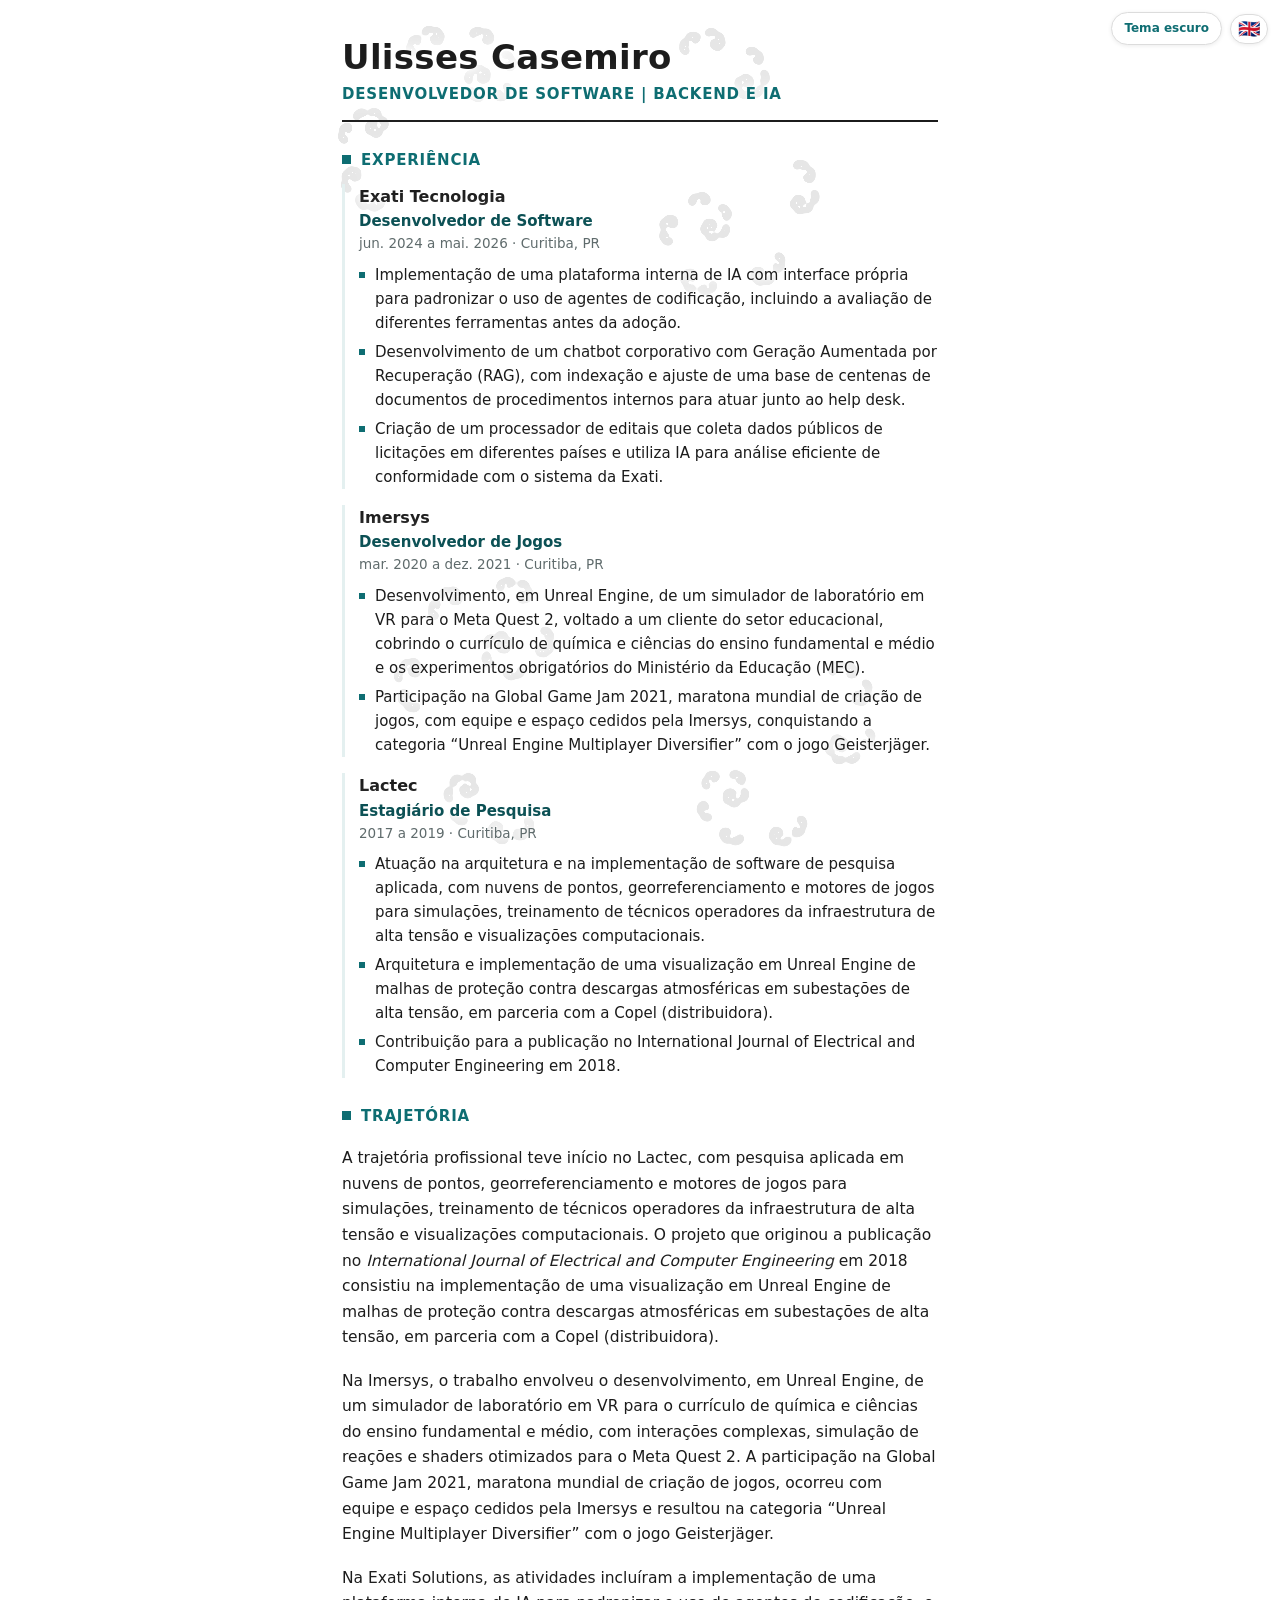
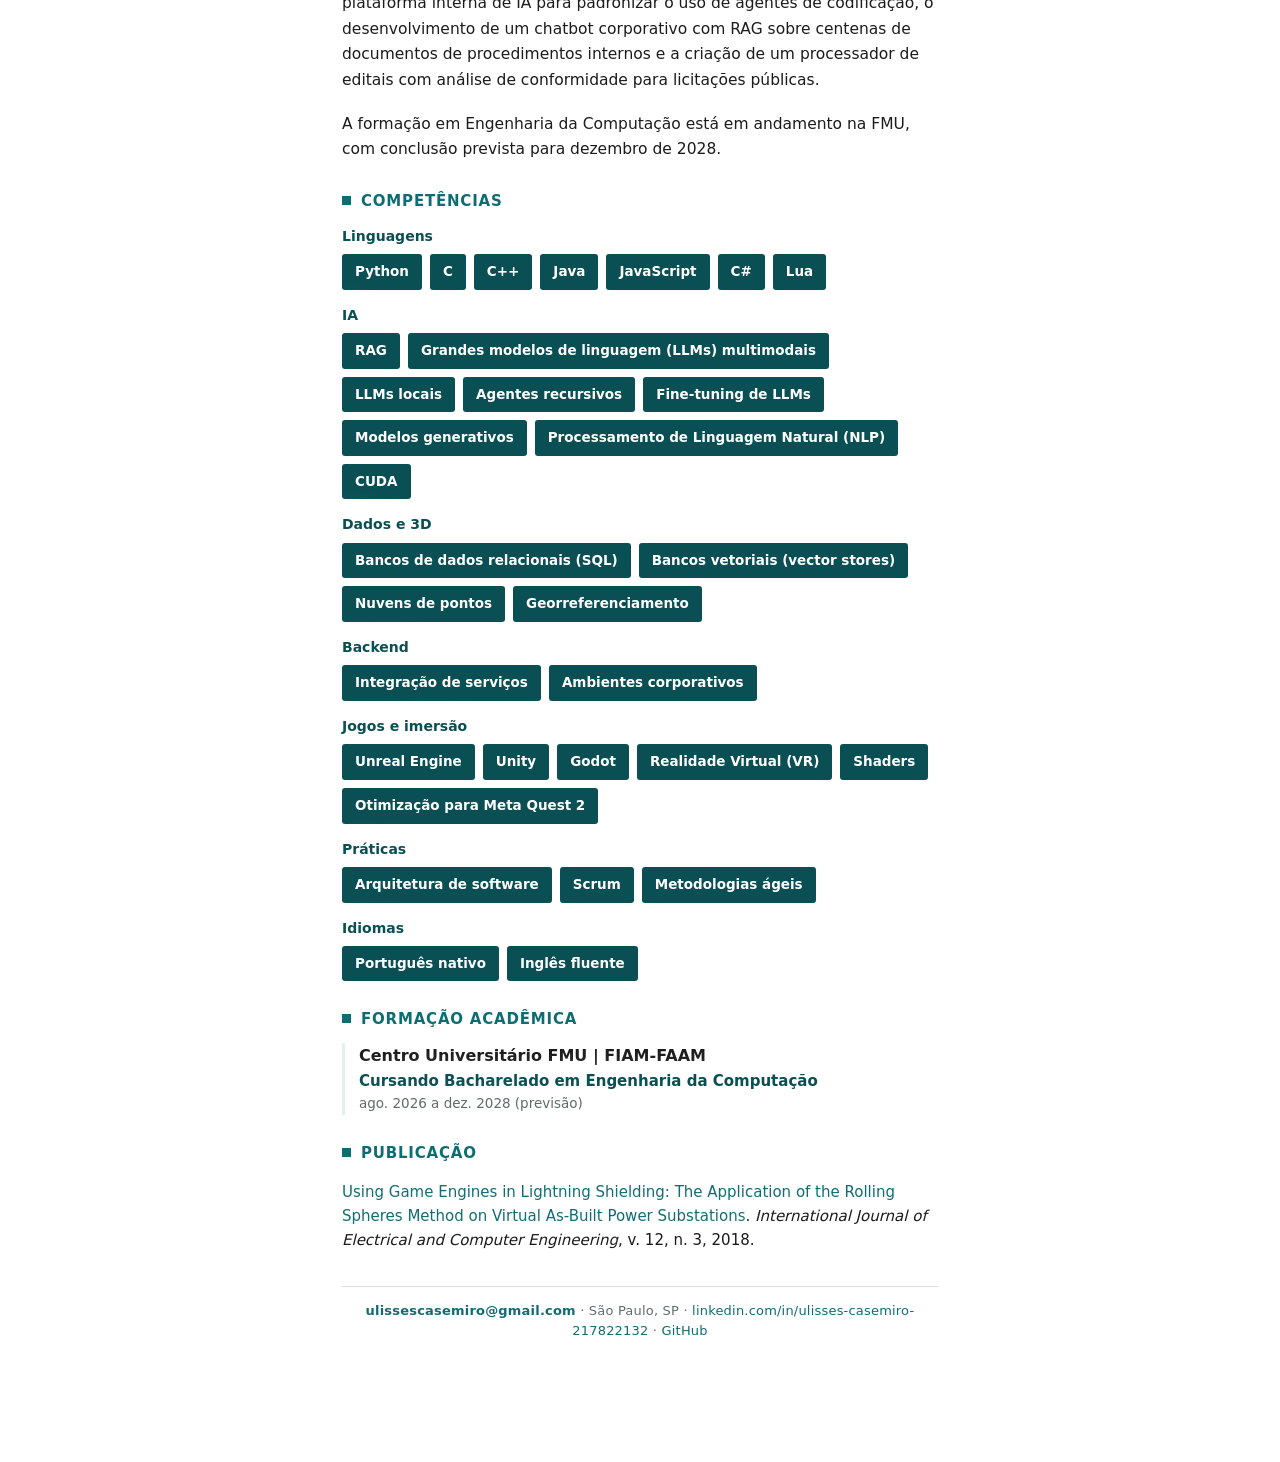
<file: index.html>
<!DOCTYPE html>
<html lang="pt-BR">
<head>
<meta charset="UTF-8">
<meta name="viewport" content="width=device-width, initial-scale=1.0">
<title>Ulisses Casemiro | Desenvolvedor de Software | Backend e IA</title>
<meta name="author" content="Ulisses Casemiro">
<meta name="description" content="Currículo de Ulisses Casemiro, desenvolvedor de software com foco em backend e IA, com experiência em RAG, LLMs, realidade virtual e desenvolvimento de jogos.">
<meta name="keywords" content="Ulisses Casemiro, desenvolvedor de software, backend, IA, RAG, LLMs, Python, Unreal Engine, realidade virtual, currículo">
<link rel="canonical" href="https://ulisses177.github.io/Curriculum-git/">
<link rel="alternate" hreflang="pt-BR" href="https://ulisses177.github.io/Curriculum-git/">
<link rel="alternate" hreflang="en-GB" href="https://ulisses177.github.io/Curriculum-git/en/">
<link rel="alternate" hreflang="x-default" href="https://ulisses177.github.io/Curriculum-git/">
<meta property="og:type" content="profile">
<meta property="og:title" content="Ulisses Casemiro | Desenvolvedor de Software | Backend e IA">
<meta property="og:description" content="Currículo de Ulisses Casemiro, desenvolvedor de software com foco em backend e IA, com experiência em RAG, LLMs, realidade virtual e desenvolvimento de jogos.">
<meta property="og:url" content="https://ulisses177.github.io/Curriculum-git/">
<meta property="og:locale" content="pt_BR">
<link rel="stylesheet" href="assets/styles.css">
<script>
(function(){
  try {
    const saved = localStorage.getItem('theme');
    const prefersDark = window.matchMedia('(prefers-color-scheme: dark)').matches;
    document.documentElement.dataset.theme = saved || (prefersDark ? 'dark' : 'light');
  } catch(e) {}
})();
</script>
</head>
<body>

<canvas id="fx"></canvas>

<div class="controls">
  <button id="theme-toggle" class="theme-toggle" type="button" data-dark-label="Tema escuro" data-light-label="Tema claro" aria-label="Tema escuro">Tema escuro</button>
  <a class="lang-toggle" href="en/" aria-label="Mudar para inglês" title="English"><span class="lang-flag" aria-hidden="true">🇬🇧</span></a>
</div>

<main>
  <header>
    <h1>Ulisses Casemiro</h1>
    <div class="role">Desenvolvedor de Software | Backend e IA</div>
  </header>

  <section>
    <h2>Experiência</h2>

    <div class="entry">
      <div class="org">Exati Tecnologia</div>
      <div class="sub">Desenvolvedor de Software</div>
      <div class="meta">jun. 2024 a mai. 2026 · Curitiba, PR</div>
      <ul>

        <li>Implementação de uma plataforma interna de IA com interface própria para padronizar o uso de agentes de codificação, incluindo a avaliação de diferentes ferramentas antes da adoção.</li>

        <li>Desenvolvimento de um chatbot corporativo com Geração Aumentada por Recuperação (RAG), com indexação e ajuste de uma base de centenas de documentos de procedimentos internos para atuar junto ao help desk.</li>

        <li>Criação de um processador de editais que coleta dados públicos de licitações em diferentes países e utiliza IA para análise eficiente de conformidade com o sistema da Exati.</li>

      </ul>
    </div>

    <div class="entry">
      <div class="org">Imersys</div>
      <div class="sub">Desenvolvedor de Jogos</div>
      <div class="meta">mar. 2020 a dez. 2021 · Curitiba, PR</div>
      <ul>

        <li>Desenvolvimento, em Unreal Engine, de um simulador de laboratório em VR para o Meta Quest 2, voltado a um cliente do setor educacional, cobrindo o currículo de química e ciências do ensino fundamental e médio e os experimentos obrigatórios do Ministério da Educação (MEC).</li>

        <li>Participação na Global Game Jam 2021, maratona mundial de criação de jogos, com equipe e espaço cedidos pela Imersys, conquistando a categoria “Unreal Engine Multiplayer Diversifier” com o jogo Geisterjäger.</li>

      </ul>
    </div>

    <div class="entry">
      <div class="org">Lactec</div>
      <div class="sub">Estagiário de Pesquisa</div>
      <div class="meta">2017 a 2019 · Curitiba, PR</div>
      <ul>

        <li>Atuação na arquitetura e na implementação de software de pesquisa aplicada, com nuvens de pontos, georreferenciamento e motores de jogos para simulações, treinamento de técnicos operadores da infraestrutura de alta tensão e visualizações computacionais.</li>

        <li>Arquitetura e implementação de uma visualização em Unreal Engine de malhas de proteção contra descargas atmosféricas em subestações de alta tensão, em parceria com a Copel (distribuidora).</li>

        <li>Contribuição para a publicação no International Journal of Electrical and Computer Engineering em 2018.</li>

      </ul>
    </div>

  </section>

  <section>
    <h2>Trajetória</h2>

    <p class="intro">A trajetória profissional teve início no Lactec, com pesquisa aplicada em nuvens de pontos, georreferenciamento e motores de jogos para simulações, treinamento de técnicos operadores da infraestrutura de alta tensão e visualizações computacionais. O projeto que originou a publicação no <em>International Journal of Electrical and Computer Engineering</em> em 2018 consistiu na implementação de uma visualização em Unreal Engine de malhas de proteção contra descargas atmosféricas em subestações de alta tensão, em parceria com a Copel (distribuidora).</p>

    <p class="intro">Na Imersys, o trabalho envolveu o desenvolvimento, em Unreal Engine, de um simulador de laboratório em VR para o currículo de química e ciências do ensino fundamental e médio, com interações complexas, simulação de reações e shaders otimizados para o Meta Quest 2. A participação na Global Game Jam 2021, maratona mundial de criação de jogos, ocorreu com equipe e espaço cedidos pela Imersys e resultou na categoria “Unreal Engine Multiplayer Diversifier” com o jogo Geisterjäger.</p>

    <p class="intro">Na Exati Solutions, as atividades incluíram a implementação de uma plataforma interna de IA para padronizar o uso de agentes de codificação, o desenvolvimento de um chatbot corporativo com RAG sobre centenas de documentos de procedimentos internos e a criação de um processador de editais com análise de conformidade para licitações públicas.</p>

    <p class="intro">A formação em Engenharia da Computação está em andamento na FMU, com conclusão prevista para dezembro de 2028.</p>

  </section>

  <section>
    <h2>Competências</h2>

    <div class="skill-group">
      <p class="skill-label">Linguagens</p>
      <div class="tiles">

        <span class="tile">Python</span>

        <span class="tile">C</span>

        <span class="tile">C++</span>

        <span class="tile">Java</span>

        <span class="tile">JavaScript</span>

        <span class="tile">C#</span>

        <span class="tile">Lua</span>

      </div>
    </div>

    <div class="skill-group">
      <p class="skill-label">IA</p>
      <div class="tiles">

        <span class="tile">RAG</span>

        <span class="tile">Grandes modelos de linguagem (LLMs) multimodais</span>

        <span class="tile">LLMs locais</span>

        <span class="tile">Agentes recursivos</span>

        <span class="tile">Fine-tuning de LLMs</span>

        <span class="tile">Modelos generativos</span>

        <span class="tile">Processamento de Linguagem Natural (NLP)</span>

        <span class="tile">CUDA</span>

      </div>
    </div>

    <div class="skill-group">
      <p class="skill-label">Dados e 3D</p>
      <div class="tiles">

        <span class="tile">Bancos de dados relacionais (SQL)</span>

        <span class="tile">Bancos vetoriais (vector stores)</span>

        <span class="tile">Nuvens de pontos</span>

        <span class="tile">Georreferenciamento</span>

      </div>
    </div>

    <div class="skill-group">
      <p class="skill-label">Backend</p>
      <div class="tiles">

        <span class="tile">Integração de serviços</span>

        <span class="tile">Ambientes corporativos</span>

      </div>
    </div>

    <div class="skill-group">
      <p class="skill-label">Jogos e imersão</p>
      <div class="tiles">

        <span class="tile">Unreal Engine</span>

        <span class="tile">Unity</span>

        <span class="tile">Godot</span>

        <span class="tile">Realidade Virtual (VR)</span>

        <span class="tile">Shaders</span>

        <span class="tile">Otimização para Meta Quest 2</span>

      </div>
    </div>

    <div class="skill-group">
      <p class="skill-label">Práticas</p>
      <div class="tiles">

        <span class="tile">Arquitetura de software</span>

        <span class="tile">Scrum</span>

        <span class="tile">Metodologias ágeis</span>

      </div>
    </div>

    <div class="skill-group">
      <p class="skill-label">Idiomas</p>
      <div class="tiles">

        <span class="tile">Português nativo</span>

        <span class="tile">Inglês fluente</span>

      </div>
    </div>

  </section>

  <section>
    <h2>Formação Acadêmica</h2>
    <div class="entry">
      <div class="org">Centro Universitário FMU | FIAM-FAAM</div>
      <div class="sub">Cursando Bacharelado em Engenharia da Computação</div>
      <div class="meta">ago. 2026 a dez. 2028 (previsão)</div>
    </div>
  </section>

  <section>
    <h2>Publicação</h2>
    <p><a href="https://www.academia.edu/88631758/Using_Game_Engines_In_Lightning_Shielding_The_Application_Of_The_Rolling_Spheres_Method_On_Virtual_As_Built_Power_Substations">Using Game Engines in Lightning Shielding: The Application of the Rolling Spheres Method on Virtual As-Built Power Substations</a>. <em>International Journal of Electrical and Computer Engineering</em>, v. 12, n. 3, 2018.</p>
  </section>

  <footer>
    <span class="accent">ulissescasemiro@gmail.com</span> · São Paulo, SP · <a href="https://www.linkedin.com/in/ulisses-casemiro-217822132">linkedin.com/in/ulisses-casemiro-217822132</a> · <a href="https://github.com/ulisses177?tab=repositories">GitHub</a>
  </footer>
</main>

<div class="hint" id="hint">role para animar o Julia ↓</div>

<script src="assets/fractal.js"></script>
</body>
</html>
</file>
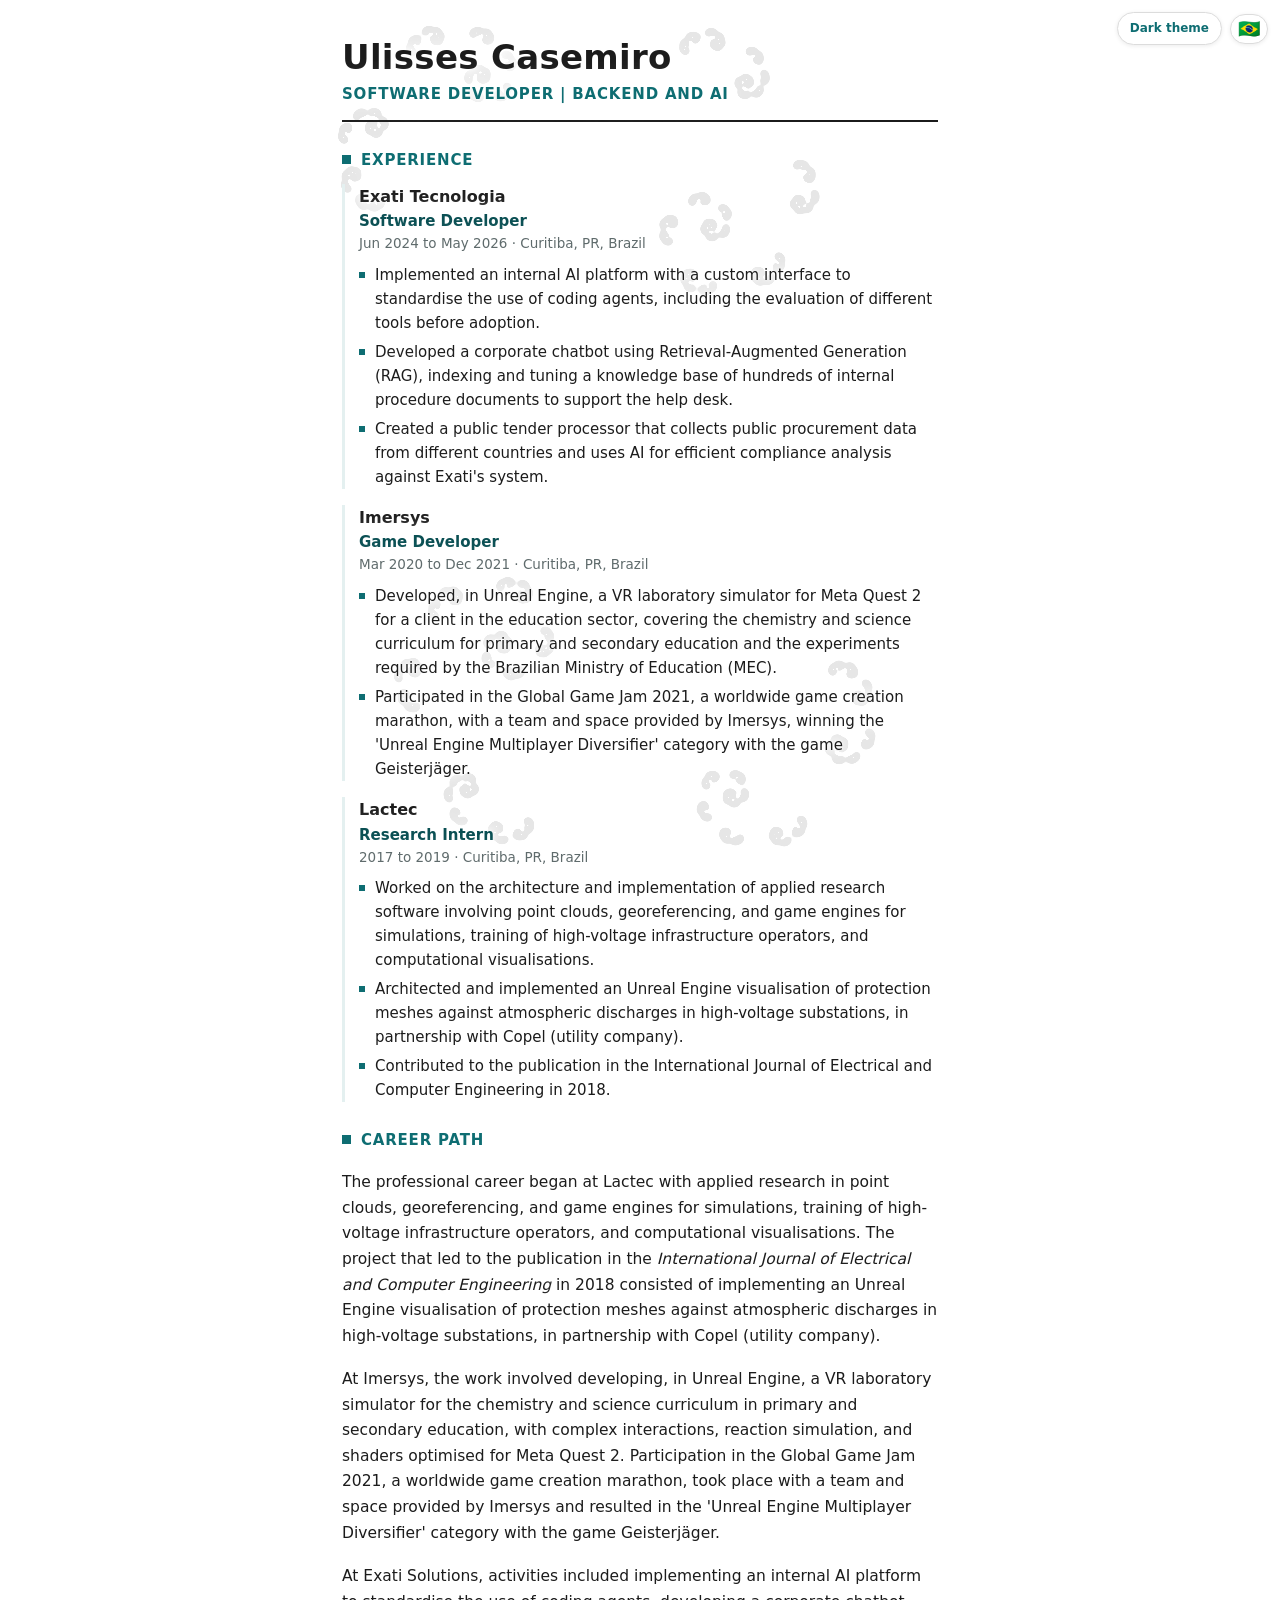
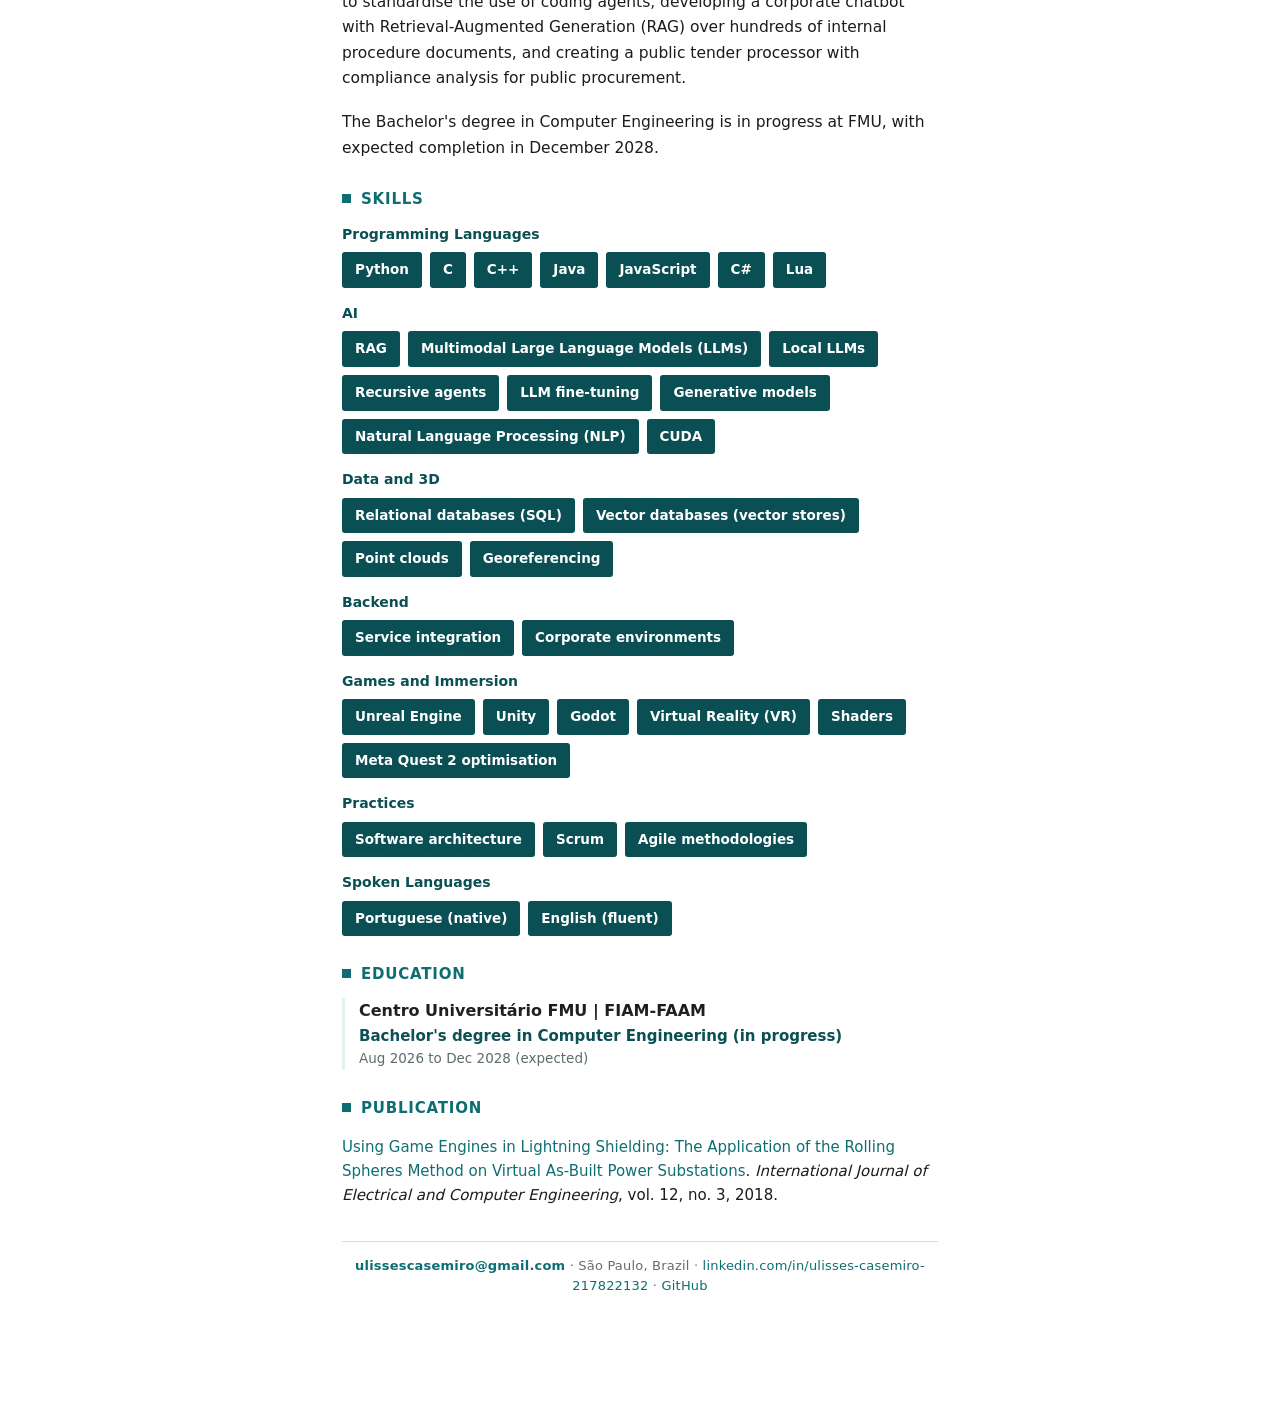
<file: en/index.html>
<!DOCTYPE html>
<html lang="en-GB">
<head>
<meta charset="UTF-8">
<meta name="viewport" content="width=device-width, initial-scale=1.0">
<title>Ulisses Casemiro | Software Developer | Backend and AI</title>
<meta name="author" content="Ulisses Casemiro">
<meta name="description" content="Resume of Ulisses Casemiro, a software developer focused on backend and AI, with experience in RAG, LLMs, virtual reality, and game development.">
<meta name="keywords" content="Ulisses Casemiro, software developer, backend, AI, RAG, LLMs, Python, Unreal Engine, virtual reality, resume">
<link rel="canonical" href="https://ulisses177.github.io/Curriculum-git/en/">
<link rel="alternate" hreflang="pt-BR" href="https://ulisses177.github.io/Curriculum-git/">
<link rel="alternate" hreflang="en-GB" href="https://ulisses177.github.io/Curriculum-git/en/">
<link rel="alternate" hreflang="x-default" href="https://ulisses177.github.io/Curriculum-git/">
<meta property="og:type" content="profile">
<meta property="og:title" content="Ulisses Casemiro | Software Developer | Backend and AI">
<meta property="og:description" content="Resume of Ulisses Casemiro, a software developer focused on backend and AI, with experience in RAG, LLMs, virtual reality, and game development.">
<meta property="og:url" content="https://ulisses177.github.io/Curriculum-git/en/">
<meta property="og:locale" content="en_GB">
<link rel="stylesheet" href="../assets/styles.css">
<script>
(function(){
  try {
    const saved = localStorage.getItem('theme');
    const prefersDark = window.matchMedia('(prefers-color-scheme: dark)').matches;
    document.documentElement.dataset.theme = saved || (prefersDark ? 'dark' : 'light');
  } catch(e) {}
})();
</script>
</head>
<body>

<canvas id="fx"></canvas>

<div class="controls">
  <button id="theme-toggle" class="theme-toggle" type="button" data-dark-label="Dark theme" data-light-label="Light theme" aria-label="Dark theme">Dark theme</button>
  <a class="lang-toggle" href="../" aria-label="Switch to Portuguese" title="Português"><span class="lang-flag" aria-hidden="true">🇧🇷</span></a>
</div>

<main>
  <header>
    <h1>Ulisses Casemiro</h1>
    <div class="role">Software Developer | Backend and AI</div>
  </header>

  <section>
    <h2>Experience</h2>

    <div class="entry">
      <div class="org">Exati Tecnologia</div>
      <div class="sub">Software Developer</div>
      <div class="meta">Jun 2024 to May 2026 · Curitiba, PR, Brazil</div>
      <ul>

        <li>Implemented an internal AI platform with a custom interface to standardise the use of coding agents, including the evaluation of different tools before adoption.</li>

        <li>Developed a corporate chatbot using Retrieval-Augmented Generation (RAG), indexing and tuning a knowledge base of hundreds of internal procedure documents to support the help desk.</li>

        <li>Created a public tender processor that collects public procurement data from different countries and uses AI for efficient compliance analysis against Exati&#39;s system.</li>

      </ul>
    </div>

    <div class="entry">
      <div class="org">Imersys</div>
      <div class="sub">Game Developer</div>
      <div class="meta">Mar 2020 to Dec 2021 · Curitiba, PR, Brazil</div>
      <ul>

        <li>Developed, in Unreal Engine, a VR laboratory simulator for Meta Quest 2 for a client in the education sector, covering the chemistry and science curriculum for primary and secondary education and the experiments required by the Brazilian Ministry of Education (MEC).</li>

        <li>Participated in the Global Game Jam 2021, a worldwide game creation marathon, with a team and space provided by Imersys, winning the &#39;Unreal Engine Multiplayer Diversifier&#39; category with the game Geisterjäger.</li>

      </ul>
    </div>

    <div class="entry">
      <div class="org">Lactec</div>
      <div class="sub">Research Intern</div>
      <div class="meta">2017 to 2019 · Curitiba, PR, Brazil</div>
      <ul>

        <li>Worked on the architecture and implementation of applied research software involving point clouds, georeferencing, and game engines for simulations, training of high-voltage infrastructure operators, and computational visualisations.</li>

        <li>Architected and implemented an Unreal Engine visualisation of protection meshes against atmospheric discharges in high-voltage substations, in partnership with Copel (utility company).</li>

        <li>Contributed to the publication in the International Journal of Electrical and Computer Engineering in 2018.</li>

      </ul>
    </div>

  </section>

  <section>
    <h2>Career Path</h2>

    <p class="intro">The professional career began at Lactec with applied research in point clouds, georeferencing, and game engines for simulations, training of high-voltage infrastructure operators, and computational visualisations. The project that led to the publication in the <em>International Journal of Electrical and Computer Engineering</em> in 2018 consisted of implementing an Unreal Engine visualisation of protection meshes against atmospheric discharges in high-voltage substations, in partnership with Copel (utility company).</p>

    <p class="intro">At Imersys, the work involved developing, in Unreal Engine, a VR laboratory simulator for the chemistry and science curriculum in primary and secondary education, with complex interactions, reaction simulation, and shaders optimised for Meta Quest 2. Participation in the Global Game Jam 2021, a worldwide game creation marathon, took place with a team and space provided by Imersys and resulted in the 'Unreal Engine Multiplayer Diversifier' category with the game Geisterjäger.</p>

    <p class="intro">At Exati Solutions, activities included implementing an internal AI platform to standardise the use of coding agents, developing a corporate chatbot with Retrieval-Augmented Generation (RAG) over hundreds of internal procedure documents, and creating a public tender processor with compliance analysis for public procurement.</p>

    <p class="intro">The Bachelor's degree in Computer Engineering is in progress at FMU, with expected completion in December 2028.</p>

  </section>

  <section>
    <h2>Skills</h2>

    <div class="skill-group">
      <p class="skill-label">Programming Languages</p>
      <div class="tiles">

        <span class="tile">Python</span>

        <span class="tile">C</span>

        <span class="tile">C++</span>

        <span class="tile">Java</span>

        <span class="tile">JavaScript</span>

        <span class="tile">C#</span>

        <span class="tile">Lua</span>

      </div>
    </div>

    <div class="skill-group">
      <p class="skill-label">AI</p>
      <div class="tiles">

        <span class="tile">RAG</span>

        <span class="tile">Multimodal Large Language Models (LLMs)</span>

        <span class="tile">Local LLMs</span>

        <span class="tile">Recursive agents</span>

        <span class="tile">LLM fine-tuning</span>

        <span class="tile">Generative models</span>

        <span class="tile">Natural Language Processing (NLP)</span>

        <span class="tile">CUDA</span>

      </div>
    </div>

    <div class="skill-group">
      <p class="skill-label">Data and 3D</p>
      <div class="tiles">

        <span class="tile">Relational databases (SQL)</span>

        <span class="tile">Vector databases (vector stores)</span>

        <span class="tile">Point clouds</span>

        <span class="tile">Georeferencing</span>

      </div>
    </div>

    <div class="skill-group">
      <p class="skill-label">Backend</p>
      <div class="tiles">

        <span class="tile">Service integration</span>

        <span class="tile">Corporate environments</span>

      </div>
    </div>

    <div class="skill-group">
      <p class="skill-label">Games and Immersion</p>
      <div class="tiles">

        <span class="tile">Unreal Engine</span>

        <span class="tile">Unity</span>

        <span class="tile">Godot</span>

        <span class="tile">Virtual Reality (VR)</span>

        <span class="tile">Shaders</span>

        <span class="tile">Meta Quest 2 optimisation</span>

      </div>
    </div>

    <div class="skill-group">
      <p class="skill-label">Practices</p>
      <div class="tiles">

        <span class="tile">Software architecture</span>

        <span class="tile">Scrum</span>

        <span class="tile">Agile methodologies</span>

      </div>
    </div>

    <div class="skill-group">
      <p class="skill-label">Spoken Languages</p>
      <div class="tiles">

        <span class="tile">Portuguese (native)</span>

        <span class="tile">English (fluent)</span>

      </div>
    </div>

  </section>

  <section>
    <h2>Education</h2>
    <div class="entry">
      <div class="org">Centro Universitário FMU | FIAM-FAAM</div>
      <div class="sub">Bachelor&#39;s degree in Computer Engineering (in progress)</div>
      <div class="meta">Aug 2026 to Dec 2028 (expected)</div>
    </div>
  </section>

  <section>
    <h2>Publication</h2>
    <p><a href="https://www.academia.edu/88631758/Using_Game_Engines_In_Lightning_Shielding_The_Application_Of_The_Rolling_Spheres_Method_On_Virtual_As_Built_Power_Substations">Using Game Engines in Lightning Shielding: The Application of the Rolling Spheres Method on Virtual As-Built Power Substations</a>. <em>International Journal of Electrical and Computer Engineering</em>, vol. 12, no. 3, 2018.</p>
  </section>

  <footer>
    <span class="accent">ulissescasemiro@gmail.com</span> · São Paulo, Brazil · <a href="https://www.linkedin.com/in/ulisses-casemiro-217822132">linkedin.com/in/ulisses-casemiro-217822132</a> · <a href="https://github.com/ulisses177?tab=repositories">GitHub</a>
  </footer>
</main>

<div class="hint" id="hint">scroll to animate the Julia set ↓</div>

<script src="../assets/fractal.js"></script>
</body>
</html>
</file>
<file: assets/styles.css>
:root {
    --bg: #fff;
    --ink: #1b1b1b;
    --muted: #5f6b6c;
    --line: #dcdcdc;
    --accent: #0E6D72;
    --accent-dark: #0A4F53;
    --accent-soft: #E4F0F0;
    --tile-bg: #0A4F53;
    --tile-fg: #fff;
    --glow: #fff;
    --fractal-filter: none;
    --fractal-opacity: .10;
    --hint-bg: rgba(255, 255, 255, .7);
  }

  :root[data-theme="dark"] {
    --bg: #101616;
    --ink: #e8eeee;
    --muted: #a6b3b3;
    --line: #2A3A3A;
    --accent: #6FD3D6;
    --accent-dark: #9FE3E6;
    --accent-soft: #1B2B2B;
    --tile-bg: #0E6D72;
    --tile-fg: #fff;
    --glow: #101616;
    --fractal-filter: invert(1);
    --fractal-opacity: .12;
    --hint-bg: rgba(16, 22, 22, .7);
  }
  * { box-sizing: border-box; }
  html { -webkit-text-size-adjust: 100%; }
  body {
    margin: 0;
    background: var(--bg);
    color: var(--ink);
    font-family: "Inter", system-ui, -apple-system, "Segoe UI", sans-serif;
    font-size: 15px;
    line-height: 1.6;
  }

  /* fractal de fundo, fixo, bem claro */
  #fx {
    position: fixed;
    inset: 0;
    width: 100%;
    height: 100%;
    z-index: 0;
    opacity: var(--fractal-opacity);
    filter: var(--fractal-filter);
    pointer-events: none;
  }

  main {
    position: relative;
    z-index: 1;
    max-width: 640px;
    margin: 0 auto;
    padding: 40px 22px 120px;
  }

  /* sombra clara nas fontes pra não brigar com o fractal */
  main, main * {
    text-shadow: 0 0 2px var(--glow), 0 0 6px var(--glow), 0 0 12px var(--glow), 0 0 22px var(--glow), 0 0 34px var(--glow);
  }

  header { padding-bottom: 14px; border-bottom: 2px solid var(--ink); }
  h1 {
    margin: 0;
    font-size: 34px;
    font-weight: 600;
    letter-spacing: .3px;
    line-height: 1.05;
  }
  .role {
    margin-top: 6px;
    font-size: 15px;
    font-weight: 600;
    letter-spacing: .8px;
    text-transform: uppercase;
    color: var(--accent);
  }

  .intro {
    margin: 18px 0 0;
    font-size: 15.5px;
    line-height: 1.65;
    color: var(--ink);
  }

  section { margin-top: 26px; }
  h2 {
    margin: 0 0 12px;
    font-size: 15px;
    font-weight: 700;
    letter-spacing: .8px;
    text-transform: uppercase;
    color: var(--accent);
  }
  h2::before {
    content: "";
    display: inline-block;
    width: 9px; height: 9px;
    background: var(--accent);
    margin-right: 10px;
    vertical-align: middle;
    position: relative; top: -1px;
  }

  .entry {
    border-left: 3px solid var(--accent-soft);
    padding-left: 14px;
    margin-bottom: 16px;
  }
  .entry:last-child { margin-bottom: 0; }
  .org { font-size: 16px; font-weight: 700; }
  .sub { color: var(--accent-dark); font-weight: 600; }
  .meta { color: var(--muted); font-size: 13.5px; }
  .meta + .meta { margin-top: 1px; }

  ul { margin: 8px 0 0; padding: 0; list-style: none; }
  li { position: relative; padding-left: 16px; margin-bottom: 5px; }
  li::before {
    content: "";
    position: absolute;
    left: 0; top: 9px;
    width: 6px; height: 6px;
    background: var(--accent);
  }

  .tiles { display: flex; flex-wrap: wrap; gap: 8px; }
  .tile {
    display: inline-block;
    font-size: 13.5px;
    font-weight: 600;
    color: var(--tile-fg);
    background: var(--tile-bg);
    padding: 7px 13px;
    border-radius: 3px;
    text-shadow: none;
  }
  .tile.solid { background: var(--accent); color: #fff; }

  .skill-group { margin-bottom: 14px; }
  .skill-label { font-weight: 700; color: var(--accent-dark); font-size: 14px; margin: 0 0 7px; }
  .skill-group .tiles { margin-top: 0; }

  a { color: var(--accent); text-decoration: none; }
  a:active { text-decoration: underline; }

  footer {
    margin-top: 34px;
    padding-top: 14px;
    border-top: 1px solid var(--line);
    text-align: center;
    font-size: 13px;
    color: var(--muted);
    letter-spacing: .2px;
  }
  footer .accent { color: var(--accent); font-weight: 600; }

  .hint {
    position: fixed;
    left: 50%;
    bottom: 14px;
    transform: translateX(-50%);
    z-index: 2;
    font-size: 12px;
    color: var(--muted);
    background: var(--hint-bg);
    padding: 6px 12px;
    border-radius: 999px;
    transition: opacity .4s ease;
  }
  .controls {
    position: fixed;
    top: 12px;
    right: 12px;
    z-index: 3;
    display: flex;
    align-items: center;
    gap: 8px;
  }
  .theme-toggle {
    font: inherit;
    font-size: 12px;
    font-weight: 600;
    color: var(--accent);
    background: var(--bg);
    border: 1px solid var(--line);
    border-radius: 999px;
    padding: 6px 12px;
    cursor: pointer;
    text-shadow: none;
    box-shadow: 0 1px 4px rgba(0, 0, 0, .08);
  }
  .theme-toggle:hover { border-color: var(--accent); }
  .lang-toggle {
    display: inline-flex;
    align-items: center;
    justify-content: center;
    width: 38px;
    height: 30px;
    background: var(--bg);
    border: 1px solid var(--line);
    border-radius: 999px;
    box-shadow: 0 1px 4px rgba(0, 0, 0, .08);
    text-decoration: none;
  }
  .lang-toggle:hover { border-color: var(--accent); }
  .lang-flag { font-size: 18px; line-height: 1; }
</file>
